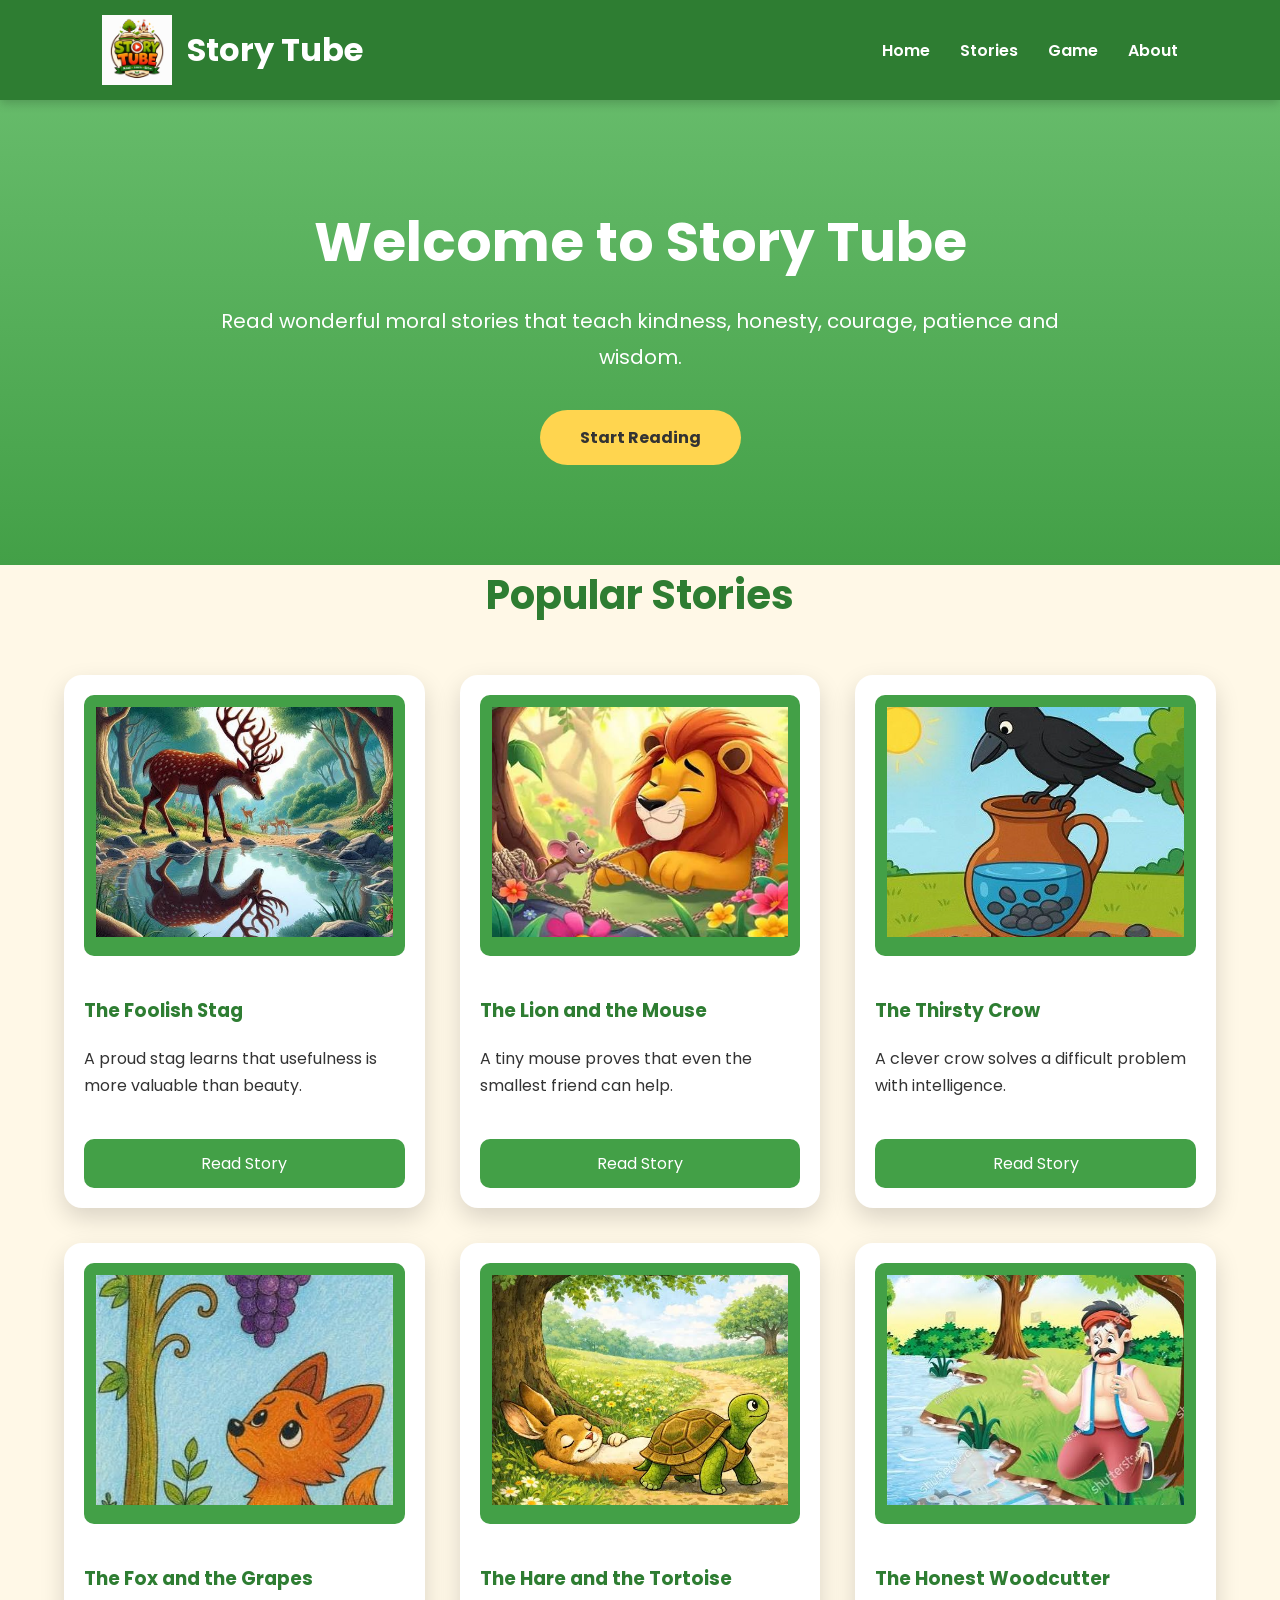
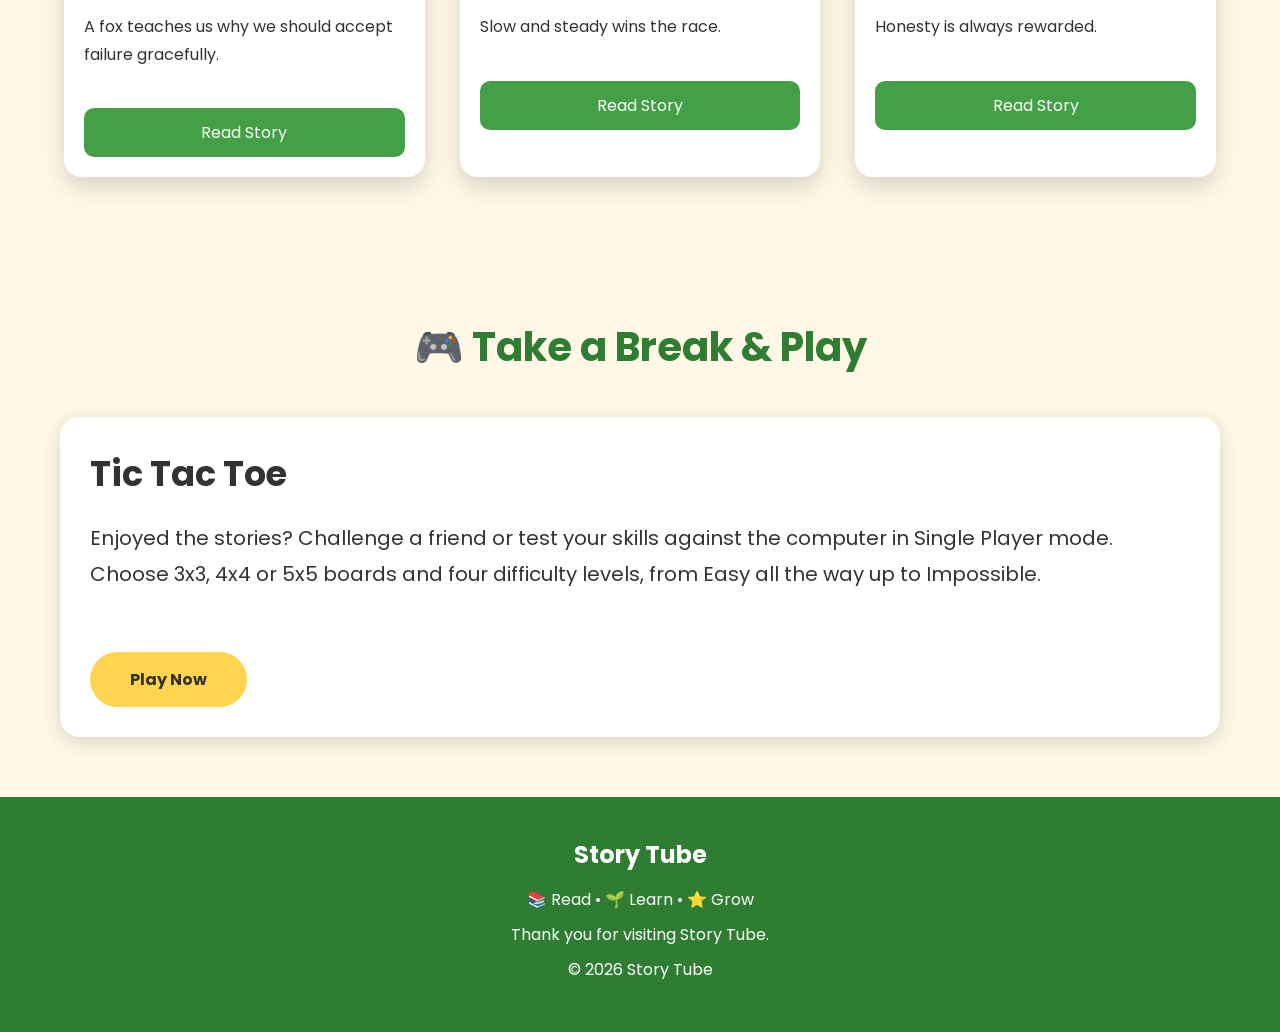
<file: index.html>
<!DOCTYPE html>
<html lang="en">
<head>
<link rel="icon" href="favicon.ico" type="image/x-icon">
    <meta charset="UTF-8">
    <meta name="viewport" content="width=device-width, initial-scale=1.0">
    <title>Story Tube - Moral Stories for Everyone</title>

    <link rel="stylesheet" href="style.css">

    <link rel="preconnect" href="https://fonts.googleapis.com">
    <link href="https://fonts.googleapis.com/css2?family=Poppins:wght@300;400;600;700&display=swap" rel="stylesheet">
</head>

<body>

<!-- ================= NAVIGATION ================= -->

<header>

<div class="logo">

<img src="logo.png" alt="Story Tube Logo">

<h1>Story Tube</h1>

</div>

<nav>

<ul>

<li><a href="#">Home</a></li>

<li><a href="#stories">Stories</a></li>

<li><a href="game.html">Game</a></li>

<li><a href="about.html">About</a></li>

</ul>

</nav>

</header>


<!-- ================= HERO ================= -->

<section class="hero">

<h2>Welcome to Story Tube</h2>

<p>

Read wonderful moral stories that teach kindness,
honesty, courage, patience and wisdom.

</p>

<a href="#stories" class="btn">Start Reading</a>

</section>



<!-- ================= STORIES ================= -->

<section id="stories">

<h2 class="section-title">
Popular Stories
</h2>

<div class="story-container">




<div class="story-card">

<a href="stories/foolish-stag.html"><img src="images/stag.jpg"></a>

<h3>The Foolish Stag</h3>

<p>

A proud stag learns that usefulness
is more valuable than beauty.

</p>

<a href="stories/foolish-stag.html">

Read Story

</a>

</div>




<div class="story-card">

<a href="stories/lion-and-mouse.html"><img src="images/lion.jpg"></a>

<h3>The Lion and the Mouse</h3>

<p>

A tiny mouse proves that even
the smallest friend can help.

</p>

<a href="stories/lion-and-mouse.html">

Read Story

</a>

</div>





<div class="story-card">

<a href="stories/thirsty-crow.html"><img src="images/crow.jpg"></a>

<h3>The Thirsty Crow</h3>

<p>

A clever crow solves a difficult
problem with intelligence.

</p>

<a href="stories/thirsty-crow.html">

Read Story

</a>

</div>





<div class="story-card">

<a href="stories/fox-and-grapes.html"><img src="images/fox.jpg"></a>

<h3>The Fox and the Grapes</h3>

<p>

A fox teaches us why we should
accept failure gracefully.

</p>

<a href="stories/fox-and-grapes.html">

Read Story

</a>

</div>





<div class="story-card">

<a href="stories/hare-and-tortoise.html"><img src="images/tortoise.jpg"></a>

<h3>The Hare and the Tortoise</h3>

<p>

Slow and steady wins the race.

</p>

<a href="stories/hare-and-tortoise.html">

Read Story

</a>

</div>





<div class="story-card">

<a href="stories/honest-woodcutter.html"><img src="images/woodcutter.jpg"></a>

<h3>The Honest Woodcutter</h3>

<p>

Honesty is always rewarded.

</p>

<a href="stories/honest-woodcutter.html">

Read Story

</a>

</div>

</div>

</section>


<!-- ================= GAME PROMO ================= -->

<section class="featured">

<h2>🎮 Take a Break & Play</h2>

<div class="featured-box">

<div>

<h3>Tic Tac Toe</h3>

<p>

Enjoyed the stories? Challenge a friend or test your skills
against the computer in Single Player mode.
Choose 3x3, 4x4 or 5x5 boards and four difficulty levels,
from Easy all the way up to Impossible.

</p>

<br>

<a href="game.html" class="btn">Play Now</a>

</div>

</div>

</section>


<!-- ================= FOOTER ================= -->
<footer>

<h2>Story Tube</h2>

<p>📚 Read • 🌱 Learn • ⭐ Grow</p>

<p>

Thank you for visiting Story Tube.

</p>

<p>

© 2026 Story Tube

</p>

</footer>

<script src="script.js"></script>

</body>

</html>
</file>
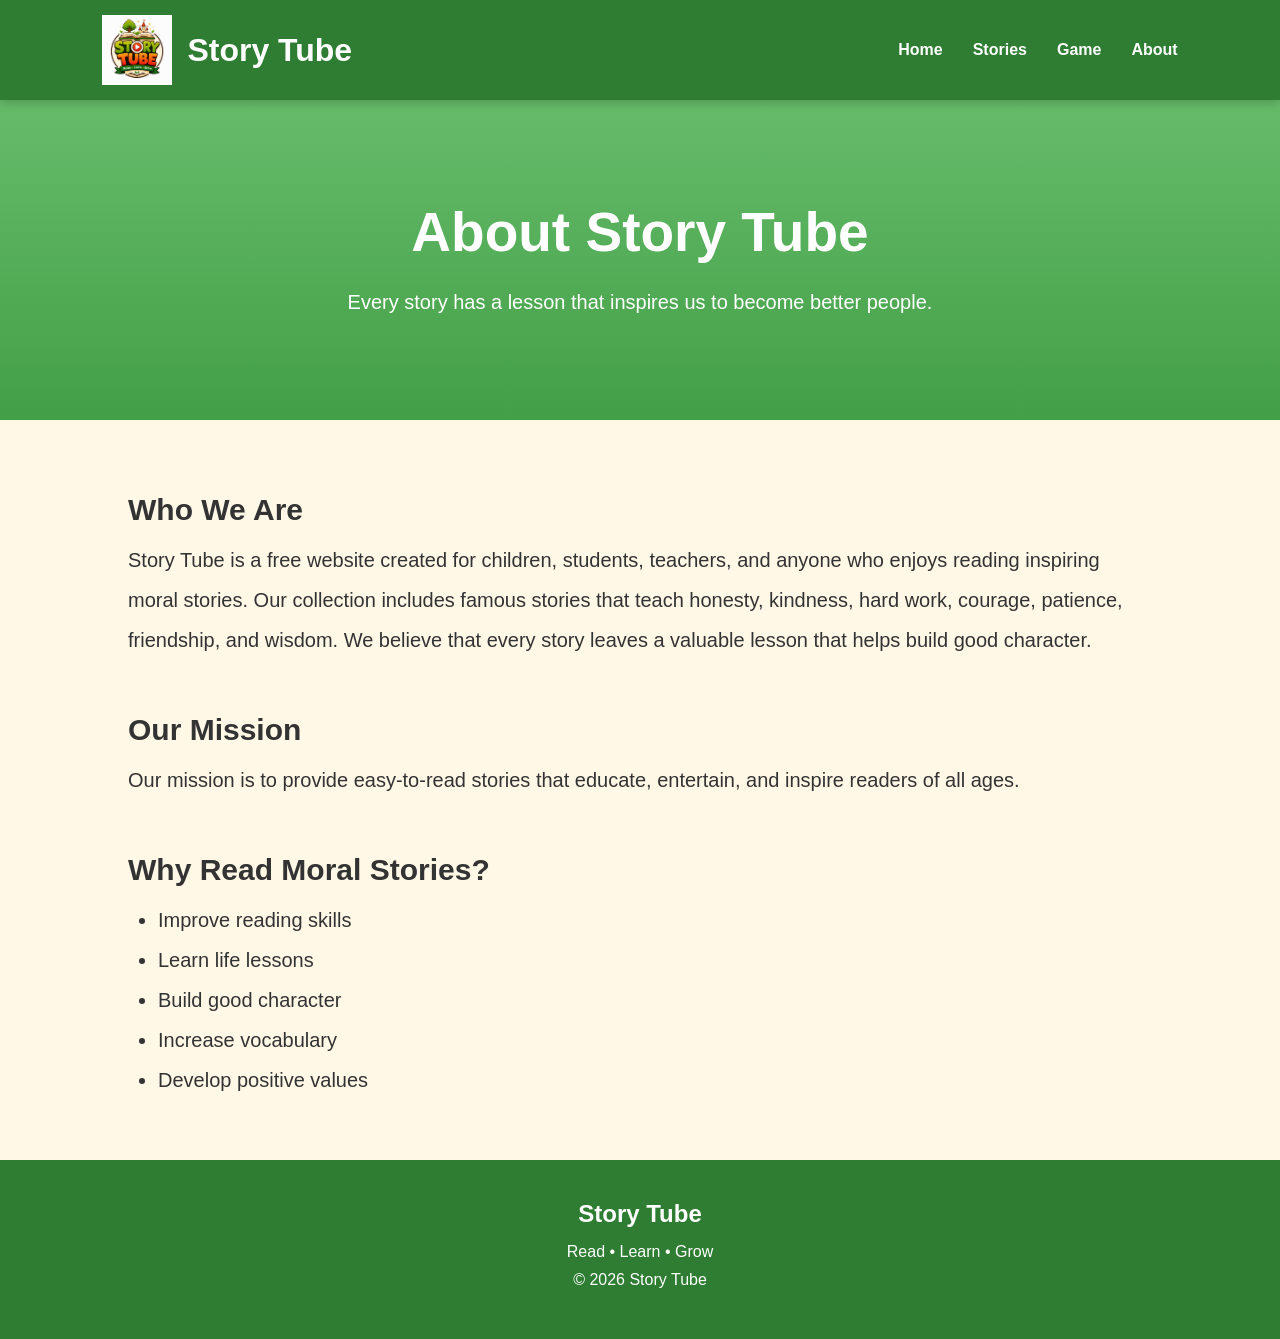
<file: about.html>
<!DOCTYPE html>
<html lang="en">

<head>

<meta charset="UTF-8">

<meta name="viewport" content="width=device-width, initial-scale=1.0">

<title>About | Story Tube</title>

<link rel="stylesheet" href="style.css">

</head>

<body>

<header>

<div class="logo">

<img src="logo.png" alt="Story Tube Logo">

<h1>Story Tube</h1>

</div>

<nav>

<ul>

<li><a href="index.html">Home</a></li>

<li><a href="index.html#stories">Stories</a></li>

<li><a href="game.html">Game</a></li>

<li><a href="about.html">About</a></li>


</ul>

</nav>

</header>

<section class="hero">

<h2>About Story Tube</h2>

<p>Every story has a lesson that inspires us to become better people.</p>

</section>

<section style="width:80%;margin:auto;padding:60px 0;line-height:2;font-size:20px;">

<h2>Who We Are</h2>

<p>

Story Tube is a free website created for children, students, teachers,
and anyone who enjoys reading inspiring moral stories.

Our collection includes famous stories that teach honesty, kindness,
hard work, courage, patience, friendship, and wisdom.

We believe that every story leaves a valuable lesson that helps build
good character.

</p>

<br>

<h2>Our Mission</h2>

<p>

Our mission is to provide easy-to-read stories that educate,
entertain, and inspire readers of all ages.

</p>

<br>

<h2>Why Read Moral Stories?</h2>

<ul style="margin-left:30px;">

<li>Improve reading skills</li>

<li>Learn life lessons</li>

<li>Build good character</li>

<li>Increase vocabulary</li>

<li>Develop positive values</li>

</ul>

</section>

<footer>

<h2>Story Tube</h2>

<p>Read • Learn • Grow</p>

<p>© 2026 Story Tube</p>

</footer>

<script src="script.js"></script>

</body>

</html>
</file>
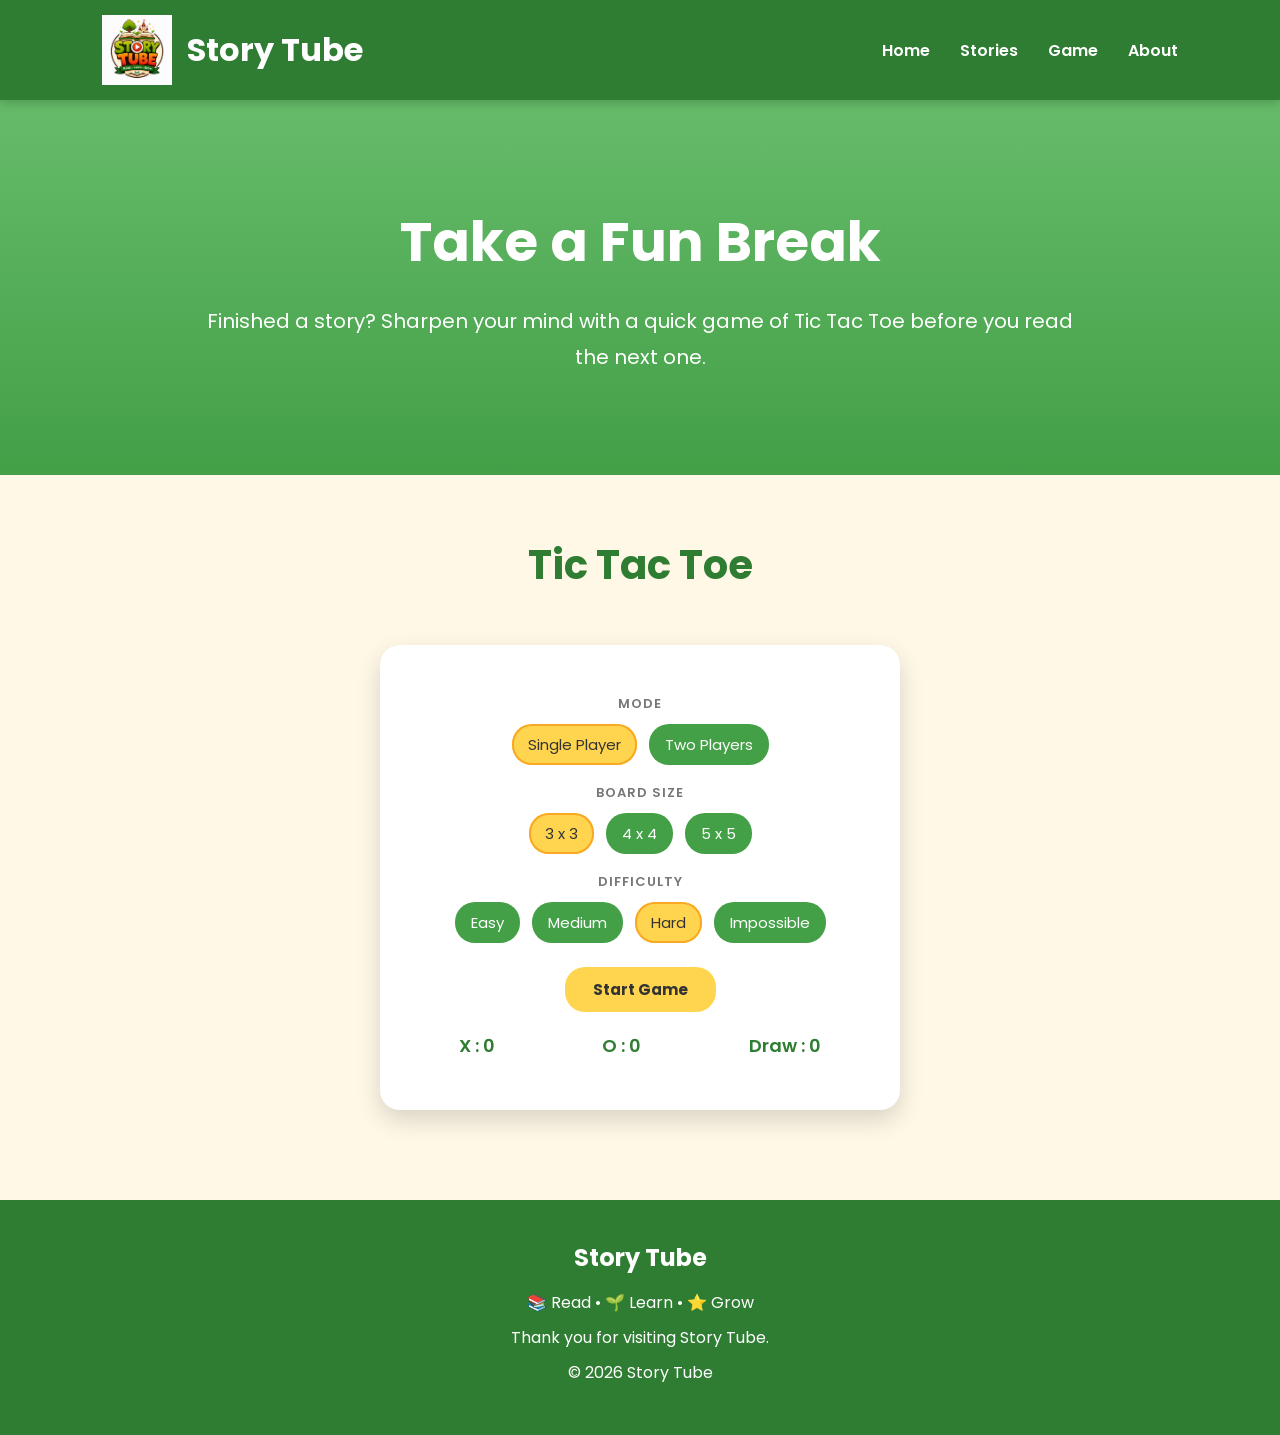
<file: game.html>
<!DOCTYPE html>
<html lang="en">

<head>
<link rel="icon" href="favicon.ico" type="image/x-icon">

<meta charset="UTF-8">
<meta name="viewport" content="width=device-width, initial-scale=1.0">

<title>Play Tic Tac Toe | Story Tube</title>

<link rel="stylesheet" href="style.css">

<link rel="preconnect" href="https://fonts.googleapis.com">
<link href="https://fonts.googleapis.com/css2?family=Poppins:wght@300;400;600;700&display=swap" rel="stylesheet">

<style>

/* ===========================
   TIC TAC TOE (scoped to #ttt-app
   so it never clashes with the
   site-wide stylesheet)
=========================== */

#ttt-app{
font-family:'Poppins',sans-serif;
max-width:520px;
margin:0 auto 70px;
background:white;
border-radius:20px;
box-shadow:0 10px 25px rgba(0,0,0,.15);
padding:35px 25px;
text-align:center;
color:#333;
}

#ttt-app .page{
animation:tttFadeIn .35s ease;
}

@keyframes tttFadeIn{
0%{opacity:0;transform:translateY(8px);}
100%{opacity:1;transform:translateY(0);}
}

#ttt-app .menu-label{
font-size:13px;
text-transform:uppercase;
letter-spacing:1px;
color:#777;
margin:14px 0 6px;
font-weight:600;
}

#ttt-app button{
padding:9px 16px;
margin:4px;
font-size:15px;
cursor:pointer;
border:none;
border-radius:20px;
background:#43A047;
color:white;
font-family:'Poppins',sans-serif;
transition:.25s;
}

#ttt-app button:hover{
background:#2E7D32;
transform:scale(1.05);
}

#ttt-app button.active{
background:#FFD54F;
color:#333;
box-shadow:0 0 0 2px #F9A825 inset;
}

#ttt-app #startBtn{
background:#FFD54F;
color:#333;
font-weight:bold;
padding:11px 28px;
}

#ttt-app #startBtn:hover{
background:#F9A825;
}

#ttt-app #homeBtn{
background:#9e9e9e;
}

#ttt-app #homeBtn:hover{
background:#757575;
}

#ttt-app .hidden{
display:none !important;
}

#ttt-app .scoreboard{
display:flex;
justify-content:space-around;
margin:16px 0;
font-size:18px;
font-weight:600;
color:#2E7D32;
}

#ttt-app .board{
display:grid;
gap:8px;
margin:auto;
justify-content:center;
}

#ttt-app .cell{
background:#FFF8E7;
border:2px solid #C8E6C9;
display:flex;
justify-content:center;
align-items:center;
cursor:pointer;
border-radius:12px;
transition:.2s;
user-select:none;
font-weight:bold;
color:#2E7D32;
}

#ttt-app .cell:hover{
background:#F1F8E9;
}

#ttt-app .cell.win{
background:#43A047;
border-color:#2E7D32;
color:white;
animation:tttPop .5s;
}

@keyframes tttPop{
0%{transform:scale(.5);}
100%{transform:scale(1);}
}

#ttt-app #status{
margin-top:18px;
font-size:20px;
font-weight:bold;
min-height:30px;
color:#2E7D32;
}

#ttt-app .controls{
margin-top:16px;
}

@media(max-width:480px){

#ttt-app{
padding:20px 12px;
margin-bottom:40px;
}

#ttt-app .menu-label{
font-size:11px;
}

#ttt-app button{
padding:7px 12px;
font-size:13px;
}

#ttt-app #startBtn{
padding:9px 20px;
font-size:14px;
}

#ttt-app .scoreboard{
font-size:15px;
}

#ttt-app .board{
gap:5px;
}

#ttt-app #status{
font-size:16px;
}

}

</style>

</head>

<body>

<!-- ================= NAVIGATION ================= -->

<header>

<div class="logo">

<img src="logo.png" alt="Story Tube Logo">

<h1>Story Tube</h1>

</div>

<nav>

<ul>

<li><a href="index.html">Home</a></li>

<li><a href="index.html#stories">Stories</a></li>

<li><a href="game.html">Game</a></li>

<li><a href="about.html">About</a></li>

</ul>

</nav>

</header>


<!-- ================= HERO ================= -->

<section class="hero">

<h2>Take a Fun Break</h2>

<p>

Finished a story? Sharpen your mind with a quick game
of Tic Tac Toe before you read the next one.

</p>

</section>


<!-- ================= GAME ================= -->

<section style="padding:60px 20px 20px;">

<h2 class="section-title">Tic Tac Toe</h2>

<div id="ttt-app">

<!-- ===================== HOME PAGE ===================== -->
<div id="homeView" class="page">

<div class="menu">

<div class="menu-label">Mode</div>
<button id="singleBtn" class="opt">Single Player</button>
<button id="multiBtn" class="opt">Two Players</button>

<div class="menu-label">Board Size</div>
<button id="size3Btn" class="opt sizeOpt active">3 x 3</button>
<button id="size4Btn" class="opt sizeOpt">4 x 4</button>
<button id="size5Btn" class="opt sizeOpt">5 x 5</button>

<div class="menu-label diffLabel hidden">Difficulty</div>
<div id="diffGroup" class="hidden">
<button id="easyBtn" class="opt diffOpt">Easy</button>
<button id="mediumBtn" class="opt diffOpt">Medium</button>
<button id="hardBtn" class="opt diffOpt">Hard</button>
<button id="impossibleBtn" class="opt diffOpt">Impossible</button>
</div>

<div style="margin-top:16px;">
<button id="startBtn">Start Game</button>
</div>

</div>

<div class="scoreboard">

<div>X :
<span id="xScoreHome">0</span>
</div>

<div>O :
<span id="oScoreHome">0</span>
</div>

<div>Draw :
<span id="drawScoreHome">0</span>
</div>

</div>

</div>

<!-- ===================== GAME PAGE ===================== -->
<div id="gameView" class="page hidden">

<div class="scoreboard">

<div>X :
<span id="xScore">0</span>
</div>

<div>O :
<span id="oScore">0</span>
</div>

<div>Draw :
<span id="drawScore">0</span>
</div>

</div>

<div class="board" id="board"></div>

<div id="status">
Choose a mode, size and difficulty, then press Start
</div>

<div class="controls">

<button id="restartBtn">
Restart
</button>

<button id="homeBtn">
Home
</button>

</div>

</div>

</div>

</section>


<!-- ================= FOOTER ================= -->
<footer>

<h2>Story Tube</h2>

<p>📚 Read • 🌱 Learn • ⭐ Grow</p>

<p>

Thank you for visiting Story Tube.

</p>

<p>

© 2026 Story Tube

</p>

</footer>

<script src="script.js"></script>

<script>

const board=document.getElementById("board");
const statusText=document.getElementById("status");
const restartBtn=document.getElementById("restartBtn");
const startBtn=document.getElementById("startBtn");

const singleBtn=document.getElementById("singleBtn");
const multiBtn=document.getElementById("multiBtn");

const size3Btn=document.getElementById("size3Btn");
const size4Btn=document.getElementById("size4Btn");
const size5Btn=document.getElementById("size5Btn");

const diffGroup=document.getElementById("diffGroup");
const diffLabel=document.querySelector(".diffLabel");
const easyBtn=document.getElementById("easyBtn");
const mediumBtn=document.getElementById("mediumBtn");
const hardBtn=document.getElementById("hardBtn");
const impossibleBtn=document.getElementById("impossibleBtn");

const xScoreEl=document.getElementById("xScore");
const oScoreEl=document.getElementById("oScore");
const drawScoreEl=document.getElementById("drawScore");

const xScoreHomeEl=document.getElementById("xScoreHome");
const oScoreHomeEl=document.getElementById("oScoreHome");
const drawScoreHomeEl=document.getElementById("drawScoreHome");

const homeView=document.getElementById("homeView");
const gameView=document.getElementById("gameView");
const homeBtn=document.getElementById("homeBtn");

let boardSize=3;
let winLength=3;
let winPatterns=[];

let gameBoard=[];
let cells=[];

let currentPlayer="X";
let running=false;
let singlePlayer=false;
let difficulty="hard";

let scoreX=0;
let scoreO=0;
let scoreDraw=0;

// ---------- Cell size per board size (responsive) ----------
function getSizeConfig(size){

const w=window.innerWidth;
const isSmall=w<=480;
const isTiny=w<=340;

const configs={
3:{cell:isTiny?78:isSmall?92:120, font:isTiny?34:isSmall?42:60},
4:{cell:isTiny?58:isSmall?70:92, font:isTiny?24:isSmall?30:44},
5:{cell:isTiny?46:isSmall?54:72, font:isTiny?18:isSmall?22:34}
};

return configs[size];

}

// ---------- Mode selection ----------

singleBtn.onclick=()=>{
singlePlayer=true;
singleBtn.classList.add("active");
multiBtn.classList.remove("active");
diffGroup.classList.remove("hidden");
diffLabel.classList.remove("hidden");
};

multiBtn.onclick=()=>{
singlePlayer=false;
multiBtn.classList.add("active");
singleBtn.classList.remove("active");
diffGroup.classList.add("hidden");
diffLabel.classList.add("hidden");
};

singleBtn.classList.add("active");
singlePlayer=true;
diffGroup.classList.remove("hidden");
diffLabel.classList.remove("hidden");

// ---------- Board size selection ----------

function selectSize(size,btn){
boardSize=size;
document.querySelectorAll(".sizeOpt").forEach(b=>b.classList.remove("active"));
btn.classList.add("active");
}

size3Btn.onclick=()=>selectSize(3,size3Btn);
size4Btn.onclick=()=>selectSize(4,size4Btn);
size5Btn.onclick=()=>selectSize(5,size5Btn);

// ---------- Difficulty selection ----------

function selectDifficulty(level,btn){
difficulty=level;
document.querySelectorAll(".diffOpt").forEach(b=>b.classList.remove("active"));
btn.classList.add("active");
}

easyBtn.onclick=()=>selectDifficulty("easy",easyBtn);
mediumBtn.onclick=()=>selectDifficulty("medium",mediumBtn);
hardBtn.onclick=()=>selectDifficulty("hard",hardBtn);
impossibleBtn.onclick=()=>selectDifficulty("impossible",impossibleBtn);

hardBtn.classList.add("active");

// ---------- Start / Restart ----------

startBtn.onclick=startGame;
restartBtn.onclick=()=>{
if(cells.length===0) return;
resetBoard();
};

function startGame(){

winLength = boardSize===3 ? 3 : 4;
winPatterns = generateWinPatterns(boardSize,winLength);

buildBoardDOM();

resetBoard();

goToGame();
}

function goToGame(){
homeView.classList.add("hidden");
gameView.classList.remove("hidden");
}

function goHome(){
homeView.classList.remove("hidden");
gameView.classList.add("hidden");
running=false;
}

homeBtn.onclick=goHome;

window.addEventListener("resize",()=>{
if(!gameView.classList.contains("hidden") && cells.length>0){
const cfg=getSizeConfig(boardSize);
board.style.gridTemplateColumns=`repeat(${boardSize}, ${cfg.cell}px)`;
cells.forEach(cell=>{
cell.style.width=cfg.cell+"px";
cell.style.height=cfg.cell+"px";
cell.style.fontSize=cfg.font+"px";
});
}
});

function buildBoardDOM(){

board.innerHTML="";
const cfg=getSizeConfig(boardSize);

board.style.gridTemplateColumns=`repeat(${boardSize}, ${cfg.cell}px)`;

cells=[];

for(let i=0;i<boardSize*boardSize;i++){

const cell=document.createElement("div");
cell.classList.add("cell");
cell.dataset.index=i;
cell.style.width=cfg.cell+"px";
cell.style.height=cfg.cell+"px";
cell.style.fontSize=cfg.font+"px";
cell.addEventListener("click",cellClicked);

board.appendChild(cell);
cells.push(cell);

}

}

function resetBoard(){

gameBoard=new Array(boardSize*boardSize).fill("");

cells.forEach(cell=>{
cell.textContent="";
cell.classList.remove("win");
});

currentPlayer="X";
running=true;
statusText.textContent="Player X Turn";

}

// ---------- Win pattern generation ----------

function generateWinPatterns(size,length){

const patterns=[];
const directions=[[0,1],[1,0],[1,1],[1,-1]];

for(let r=0;r<size;r++){
for(let c=0;c<size;c++){
for(const [dr,dc] of directions){

const endR=r+dr*(length-1);
const endC=c+dc*(length-1);

if(endR<0||endR>=size||endC<0||endC>=size) continue;

const pattern=[];
for(let k=0;k<length;k++){
pattern.push((r+dr*k)*size+(c+dc*k));
}
patterns.push(pattern);

}
}
}

return patterns;

}

// ---------- Gameplay ----------

function cellClicked(){

if(!running) return;

const index=this.dataset.index;

if(gameBoard[index]!="") return;

gameBoard[index]=currentPlayer;
this.textContent=currentPlayer;

checkWinner();

if(singlePlayer && running && currentPlayer=="O"){
setTimeout(botMove,300);
}

}

function changePlayer(){
currentPlayer=currentPlayer=="X"?"O":"X";
statusText.textContent="Player "+currentPlayer+" Turn";
}

function checkWinner(){

let roundWon=false;
let winningPattern=null;

for(const pattern of winPatterns){

const first=gameBoard[pattern[0]];
if(first==="") continue;

let allMatch=true;
for(let i=1;i<pattern.length;i++){
if(gameBoard[pattern[i]]!==first){
allMatch=false;
break;
}
}

if(allMatch){
roundWon=true;
winningPattern=pattern;
break;
}

}

if(roundWon){

winningPattern.forEach(index=>{
cells[index].classList.add("win");
});

statusText.textContent="Player "+currentPlayer+" Wins!";
running=false;

if(currentPlayer=="X"){
scoreX++;
xScoreEl.textContent=scoreX;
xScoreHomeEl.textContent=scoreX;
}else{
scoreO++;
oScoreEl.textContent=scoreO;
oScoreHomeEl.textContent=scoreO;
}

return;
}

if(!gameBoard.includes("")){
statusText.textContent="It's a Draw!";
running=false;
scoreDraw++;
drawScoreEl.textContent=scoreDraw;
drawScoreHomeEl.textContent=scoreDraw;
return;
}

changePlayer();

}

// ---------- Bot ----------

function getEmptyIndices(b){
const empty=[];
for(let i=0;i<b.length;i++){
if(b[i]==="") empty.push(i);
}
return empty;
}

function findWinningMove(b,player){

for(const pattern of winPatterns){

const values=pattern.map(i=>b[i]);
const playerCount=values.filter(v=>v===player).length;
const emptyCount=values.filter(v=>v==="").length;

if(playerCount===pattern.length-1 && emptyCount===1){
const emptyIndex=pattern.find(i=>b[i]==="");
return emptyIndex;
}

}

return -1;

}

function botMove(){

if(!running) return;

let move=-1;

if(difficulty==="easy"){

move=randomMove(gameBoard);

}else if(difficulty==="medium"){

if(Math.random()<0.8){
move=findWinningMove(gameBoard,"O");
if(move===-1) move=findWinningMove(gameBoard,"X");
}
if(move===-1) move=randomMove(gameBoard);

}else{

// hard / impossible -> minimax based
const maxDepth=getMaxDepth();
move=bestMinimaxMove(gameBoard,maxDepth);

}

if(move===-1 || move===undefined) return;

gameBoard[move]="O";
cells[move].textContent="O";

checkWinner();

}

function randomMove(b){
const empty=getEmptyIndices(b);
if(empty.length===0) return -1;
return empty[Math.floor(Math.random()*empty.length)];
}

function getMaxDepth(){

// Full search for 3x3 is fast (perfect play).
// Larger boards need a depth cap to stay responsive.

if(boardSize===3){
return difficulty==="impossible" ? Infinity : 4;
}

if(boardSize===4){
return difficulty==="impossible" ? 4 : 2;
}

// 5x5
return difficulty==="impossible" ? 3 : 2;

}

function bestMinimaxMove(b,maxDepth){

let bestScore=-Infinity;
let move=-1;
const empty=getEmptyIndices(b);

for(const i of empty){

b[i]="O";
const score=minimax(b,1,false,-Infinity,Infinity,maxDepth);
b[i]="";

if(score>bestScore){
bestScore=score;
move=i;
}

}

return move;

}

function minimax(b,depth,isMaximizing,alpha,beta,maxDepth){

const result=evaluateTerminal(b);

if(result!==null){
if(result===10) return result-depth;
if(result===-10) return result+depth;
return 0;
}

if(depth>=maxDepth){
return heuristic(b);
}

if(isMaximizing){

let best=-Infinity;

for(const i of getEmptyIndices(b)){

b[i]="O";
const score=minimax(b,depth+1,false,alpha,beta,maxDepth);
b[i]="";

best=Math.max(best,score);
alpha=Math.max(alpha,best);
if(beta<=alpha) break;

}

return best;

}else{

let best=Infinity;

for(const i of getEmptyIndices(b)){

b[i]="X";
const score=minimax(b,depth+1,true,alpha,beta,maxDepth);
b[i]="";

best=Math.min(best,score);
beta=Math.min(beta,best);
if(beta<=alpha) break;

}

return best;

}

}

function evaluateTerminal(b){

for(const pattern of winPatterns){

const first=b[pattern[0]];
if(first==="") continue;

let allMatch=true;
for(let i=1;i<pattern.length;i++){
if(b[pattern[i]]!==first){
allMatch=false;
break;
}
}

if(allMatch){
return first==="O" ? 10 : -10;
}

}

if(getEmptyIndices(b).length===0) return 0;

return null;

}

function heuristic(b){

let score=0;

for(const pattern of winPatterns){

const values=pattern.map(i=>b[i]);
const oCount=values.filter(v=>v==="O").length;
const xCount=values.filter(v=>v==="X").length;

if(oCount>0 && xCount>0) continue;

if(oCount>0){
score+=Math.pow(10,oCount-1);
}else if(xCount>0){
score-=Math.pow(10,xCount-1);
}

}

return score;

}

</script>

</body>

</html>
</file>
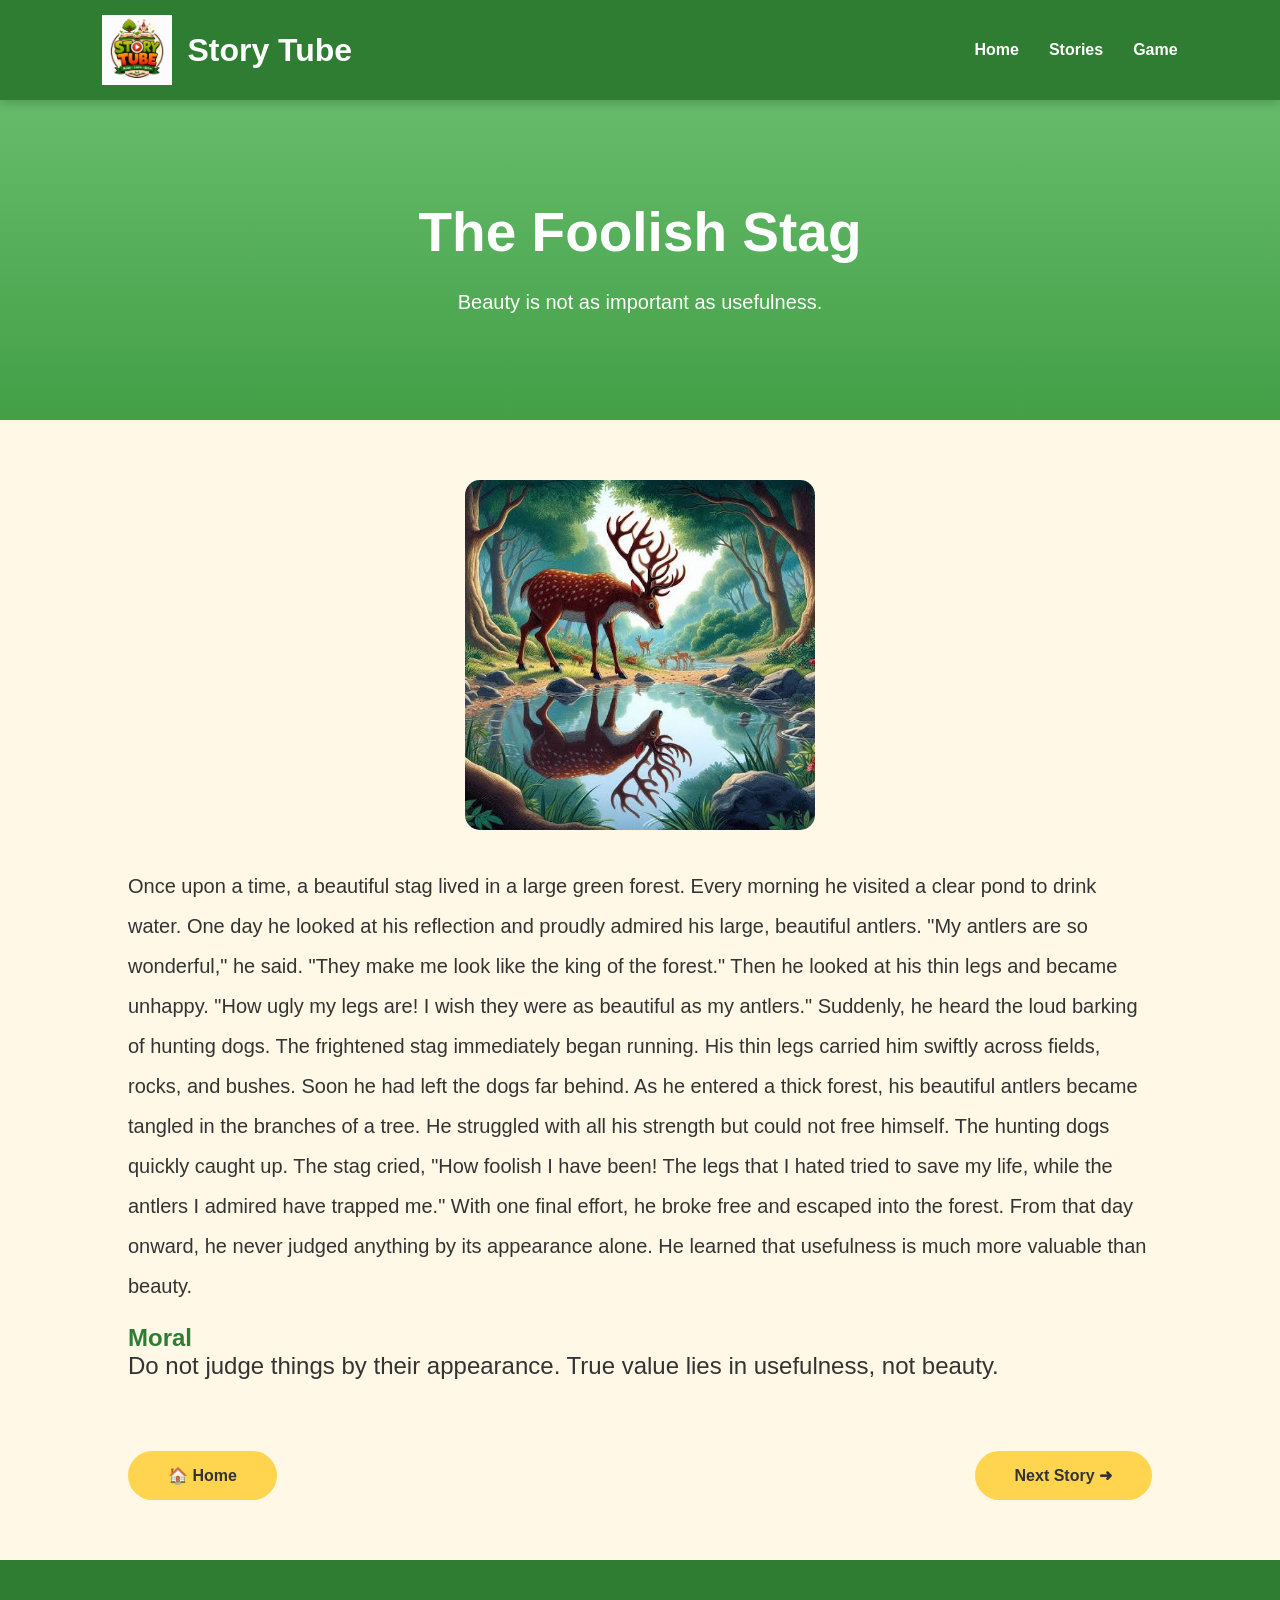
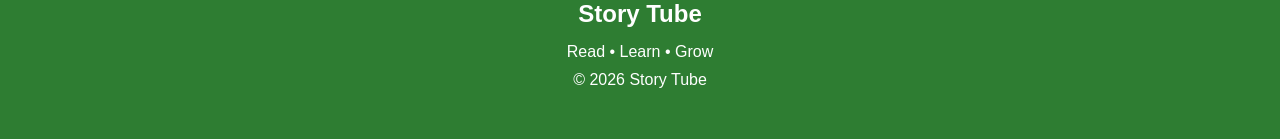
<file: stories/foolish-stag.html>
<!DOCTYPE html>
<html lang="en">

<head>
<link rel="icon" href="../favicon.ico" type="image/x-icon">


<meta charset="UTF-8">
<meta name="viewport" content="width=device-width, initial-scale=1.0">

<title>The Foolish Stag | Story Tube</title>

<link rel="stylesheet" href="../style.css">

</head>

<body>

<header>

<div class="logo">

<img src="../logo.png" alt="Story Tube Logo">

<h1>Story Tube</h1>

</div>

<nav>

<ul>

<li><a href="../index.html">Home</a></li>

<li><a href="../index.html#stories">Stories</a></li>


<li><a href="../game.html">Game</a></li>
</ul>

</nav>

</header>

<section class="hero">

<h2>The Foolish Stag</h2>

<p>Beauty is not as important as usefulness.</p>

</section>

<section style="width:80%;margin:auto;padding:60px 0;">

<img src="images/stag.jpg"
style="width:100%;max-width:350px;display:block;margin:auto;border-radius:15px;">

<br><br>

<p style="font-size:20px;line-height:2;">

Once upon a time, a beautiful stag lived in a large green forest.
Every morning he visited a clear pond to drink water.

One day he looked at his reflection and proudly admired his large,
beautiful antlers.

"My antlers are so wonderful," he said.
"They make me look like the king of the forest."

Then he looked at his thin legs and became unhappy.

"How ugly my legs are!
I wish they were as beautiful as my antlers."

Suddenly, he heard the loud barking of hunting dogs.

The frightened stag immediately began running.

His thin legs carried him swiftly across fields, rocks, and bushes.

Soon he had left the dogs far behind.

As he entered a thick forest, his beautiful antlers became tangled
in the branches of a tree.

He struggled with all his strength but could not free himself.

The hunting dogs quickly caught up.

The stag cried,

"How foolish I have been!

The legs that I hated tried to save my life,
while the antlers I admired have trapped me."

With one final effort, he broke free and escaped into the forest.

From that day onward,
he never judged anything by its appearance alone.

He learned that usefulness is much more valuable than beauty.

</p>

<br>

<h2 style="color:#2E7D32;">

Moral

</h2>

<p style="font-size:24px;">

Do not judge things by their appearance.
True value lies in usefulness, not beauty.

</p>

<br><br>

<div style="display:flex;justify-content:space-between;flex-wrap:wrap;gap:20px;">

<a href="../index.html" class="btn">

🏠 Home

</a>

<a href="lion-and-mouse.html" class="btn">

Next Story ➜

</a>

</div>

</section>

<footer>

<h2>Story Tube</h2>

<p>Read • Learn • Grow</p>

<p>© 2026 Story Tube</p>

</footer>

<script src="../script.js"></script>

</body>

</html>
</file>
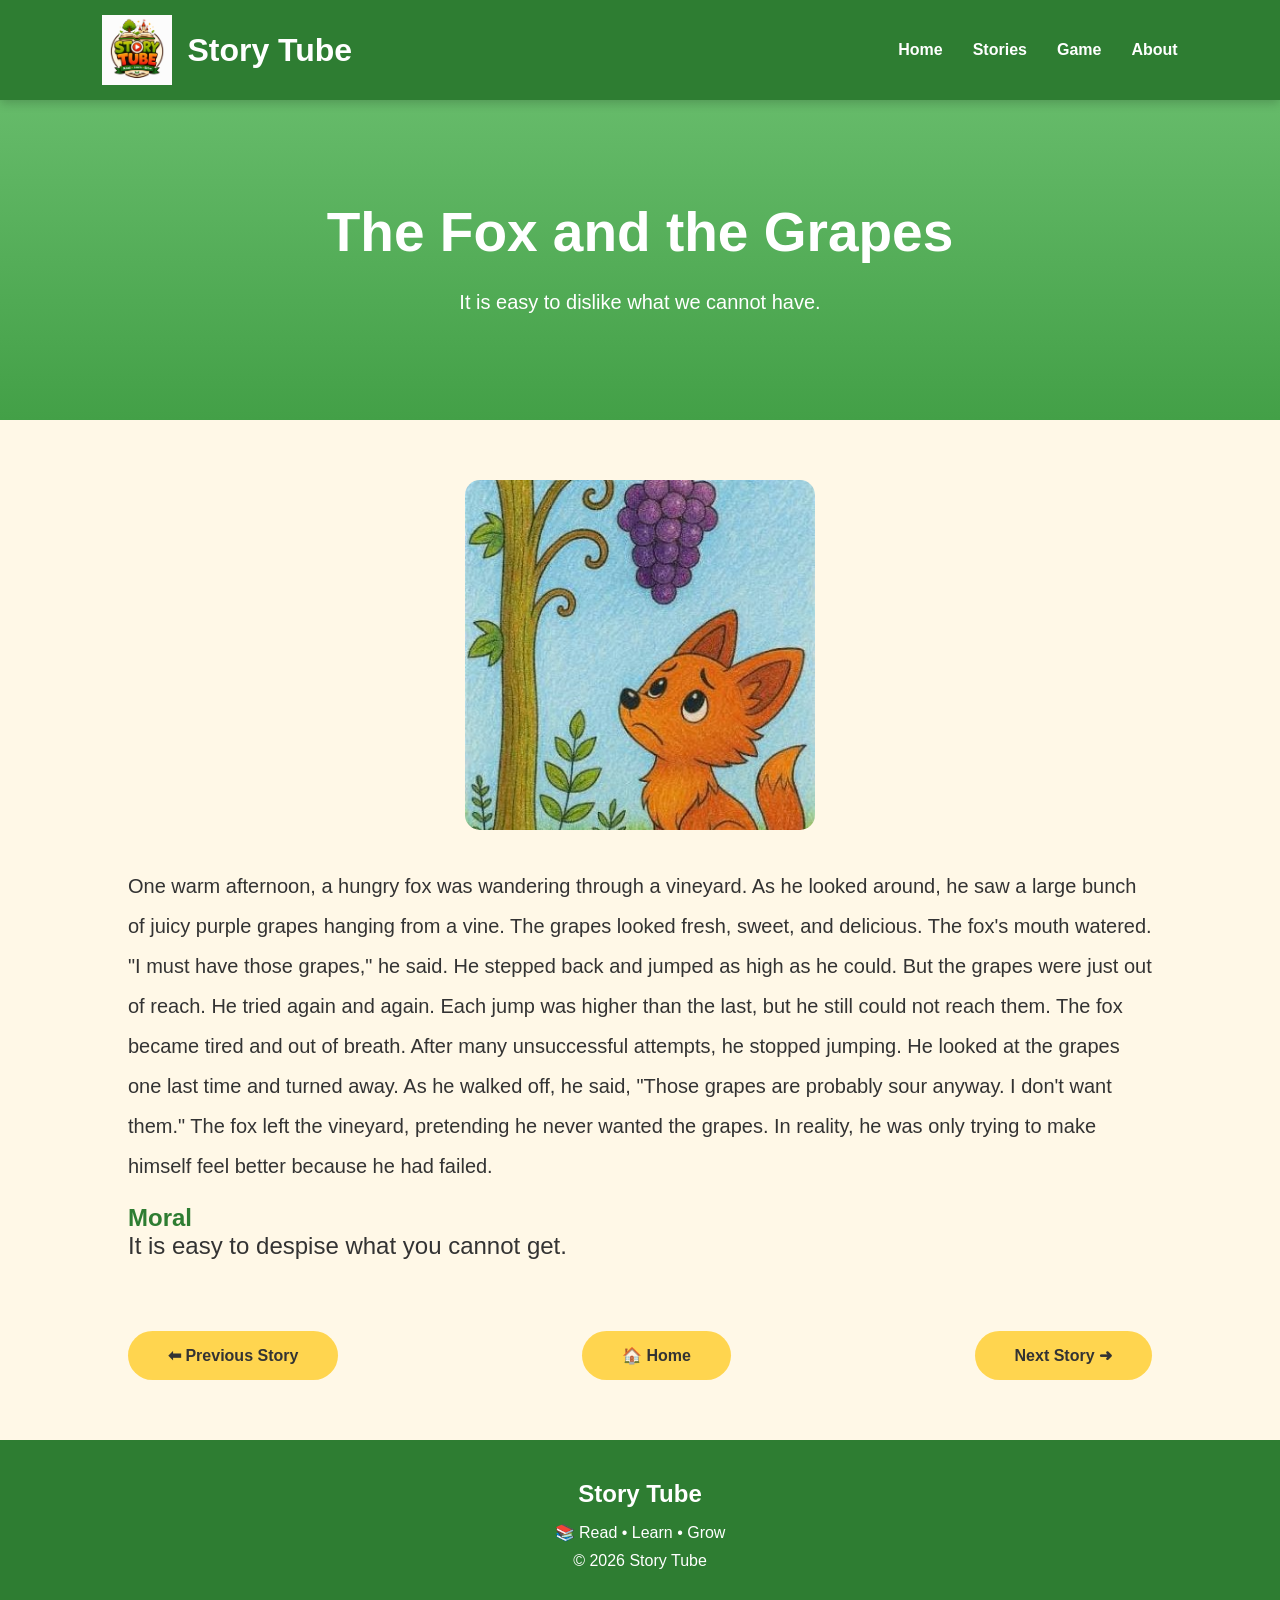
<file: stories/fox-and-grapes.html>
<!DOCTYPE html>
<html lang="en">


<head>
<link rel="icon" href="../favicon.ico" type="image/x-icon">


<meta charset="UTF-8">
<meta name="viewport" content="width=device-width, initial-scale=1.0">

<title>The Fox and the Grapes | Story Tube</title>

<link rel="stylesheet" href="../style.css">

<link rel="icon" href="../logo.png">

</head>

<body>

<header>

<div class="logo">

<img src="../logo.png" alt="Story Tube Logo">

<h1>Story Tube</h1>

</div>

<nav>

<ul>

<li><a href="../index.html">Home</a></li>

<li><a href="../index.html#stories">Stories</a></li>


<li><a href="../game.html">Game</a></li>
<li><a href="../about.html">About</a></li>


</ul>

</nav>

</header>

<section class="hero">

<h2>The Fox and the Grapes</h2>

<p>It is easy to dislike what we cannot have.</p>

</section>

<section style="width:80%;margin:auto;padding:60px 0;">

<img src="images/fox.jpg"
style="width:100%;max-width:350px;display:block;margin:auto;border-radius:15px;">

<br><br>

<p style="font-size:20px;line-height:2;">

One warm afternoon, a hungry fox was wandering through a vineyard.

As he looked around, he saw a large bunch of juicy purple grapes hanging from a vine.

The grapes looked fresh, sweet, and delicious.

The fox's mouth watered.

"I must have those grapes," he said.

He stepped back and jumped as high as he could.

But the grapes were just out of reach.

He tried again and again.

Each jump was higher than the last, but he still could not reach them.

The fox became tired and out of breath.

After many unsuccessful attempts, he stopped jumping.

He looked at the grapes one last time and turned away.

As he walked off, he said,

"Those grapes are probably sour anyway.

I don't want them."

The fox left the vineyard, pretending he never wanted the grapes.

In reality, he was only trying to make himself feel better because he had failed.

</p>

<br>

<h2 style="color:#2E7D32;">

Moral

</h2>

<p style="font-size:24px;">

It is easy to despise what you cannot get.

</p>

<br><br>

<div style="display:flex;justify-content:space-between;flex-wrap:wrap;gap:20px;">

<a href="thirsty-crow.html" class="btn">

⬅ Previous Story

</a>

<a href="../index.html" class="btn">

🏠 Home

</a>

<a href="hare-and-tortoise.html" class="btn">

Next Story ➜

</a>

</div>

</section>

<footer>

<h2>Story Tube</h2>

<p>📚 Read • Learn • Grow</p>

<p>© 2026 Story Tube</p>

</footer>

<script src="../script.js"></script>

</body>

</html>
</file>
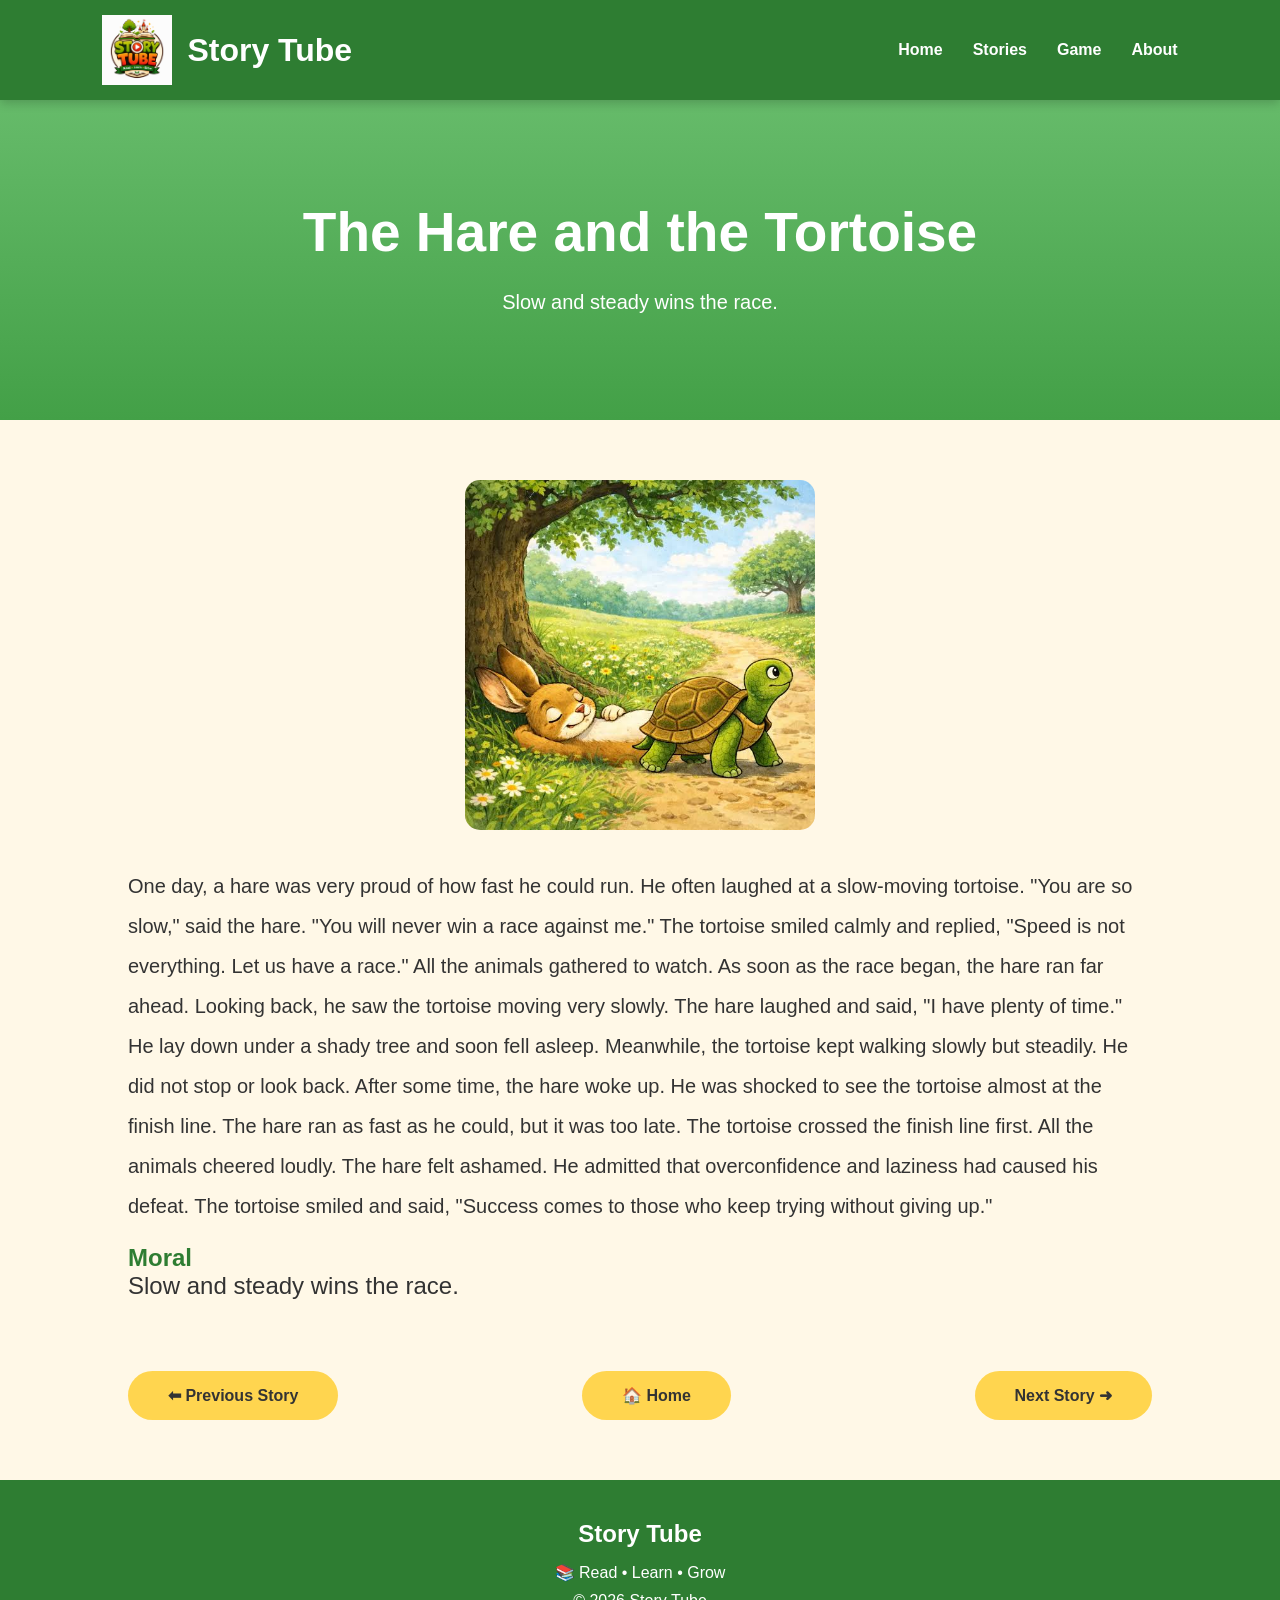
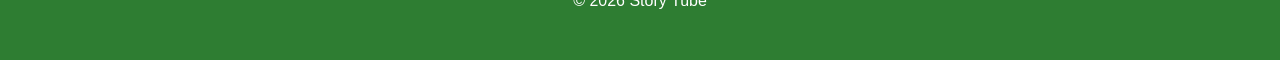
<file: stories/hare-and-tortoise.html>
<!DOCTYPE html>
<html lang="en">

<head>
<link rel="icon" href="../favicon.ico" type="image/x-icon">


<meta charset="UTF-8">
<meta name="viewport" content="width=device-width, initial-scale=1.0">

<title>The Hare and the Tortoise | Story Tube</title>

<link rel="stylesheet" href="../style.css">

<link rel="icon" href="../logo.png">

</head>

<body>

<header>

<div class="logo">

<img src="../logo.png" alt="Story Tube Logo">

<h1>Story Tube</h1>

</div>

<nav>

<ul>

<li><a href="../index.html">Home</a></li>

<li><a href="../index.html#stories">Stories</a></li>


<li><a href="../game.html">Game</a></li>
<li><a href="../about.html">About</a></li>


</ul>

</nav>

</header>

<section class="hero">

<h2>The Hare and the Tortoise</h2>

<p>Slow and steady wins the race.</p>

</section>

<section style="width:80%;margin:auto;padding:60px 0;">

<img src="images/tortoise.jpg"
style="width:100%;max-width:350px;display:block;margin:auto;border-radius:15px;">

<br><br>

<p style="font-size:20px;line-height:2;">

One day, a hare was very proud of how fast he could run.

He often laughed at a slow-moving tortoise.

"You are so slow," said the hare.
"You will never win a race against me."

The tortoise smiled calmly and replied,

"Speed is not everything. Let us have a race."

All the animals gathered to watch.

As soon as the race began, the hare ran far ahead.

Looking back, he saw the tortoise moving very slowly.

The hare laughed and said,

"I have plenty of time."

He lay down under a shady tree and soon fell asleep.

Meanwhile, the tortoise kept walking slowly but steadily.

He did not stop or look back.

After some time, the hare woke up.

He was shocked to see the tortoise almost at the finish line.

The hare ran as fast as he could, but it was too late.

The tortoise crossed the finish line first.

All the animals cheered loudly.

The hare felt ashamed.

He admitted that overconfidence and laziness had caused his defeat.

The tortoise smiled and said,

"Success comes to those who keep trying without giving up."

</p>

<br>

<h2 style="color:#2E7D32;">

Moral

</h2>

<p style="font-size:24px;">

Slow and steady wins the race.

</p>

<br><br>

<div style="display:flex;justify-content:space-between;flex-wrap:wrap;gap:20px;">

<a href="fox-and-grapes.html" class="btn">

⬅ Previous Story

</a>

<a href="../index.html" class="btn">

🏠 Home

</a>

<a href="honest-woodcutter.html" class="btn">

Next Story ➜

</a>

</div>

</section>

<footer>

<h2>Story Tube</h2>

<p>📚 Read • Learn • Grow</p>

<p>© 2026 Story Tube</p>

</footer>

<script src="../script.js"></script>

</body>

</html>
</file>
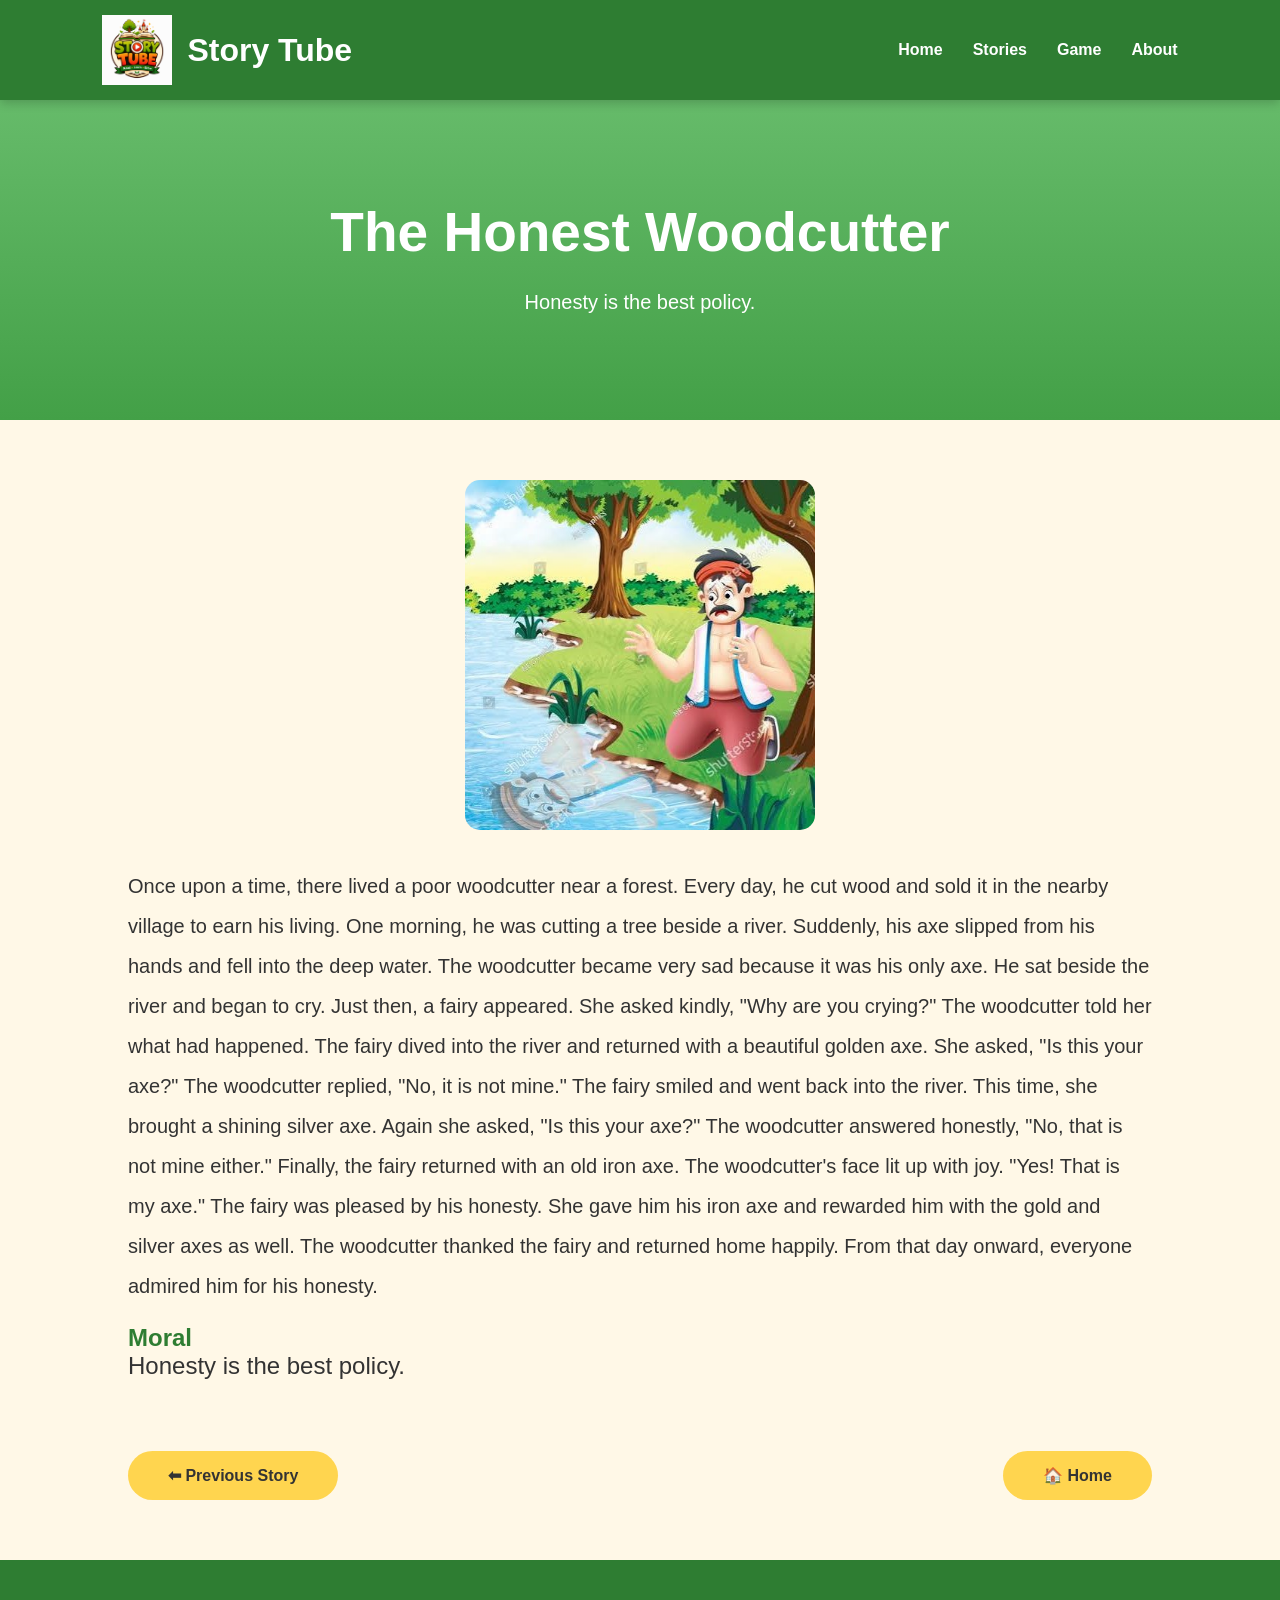
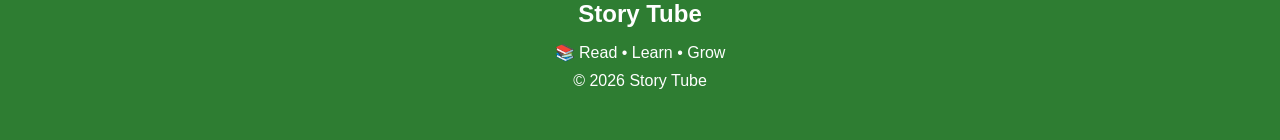
<file: stories/honest-woodcutter.html>
<!DOCTYPE html>
<html lang="en">

<head>
<link rel="icon" href="../favicon.ico" type="image/x-icon">


<meta charset="UTF-8">
<meta name="viewport" content="width=device-width, initial-scale=1.0">

<title>The Honest Woodcutter | Story Tube</title>

<link rel="stylesheet" href="../style.css">

<link rel="icon" href="../logo.png">

</head>

<body>

<header>

<div class="logo">

<img src="../logo.png" alt="Story Tube Logo">

<h1>Story Tube</h1>

</div>

<nav>

<ul>

<li><a href="../index.html">Home</a></li>

<li><a href="../index.html#stories">Stories</a></li>


<li><a href="../game.html">Game</a></li>
<li><a href="../about.html">About</a></li>


</ul>

</nav>

</header>

<section class="hero">

<h2>The Honest Woodcutter</h2>

<p>Honesty is the best policy.</p>

</section>

<section style="width:80%;margin:auto;padding:60px 0;">

<img src="images/woodcutter.jpg"
style="width:100%;max-width:350px;display:block;margin:auto;border-radius:15px;">

<br><br>

<p style="font-size:20px;line-height:2;">

Once upon a time, there lived a poor woodcutter near a forest.

Every day, he cut wood and sold it in the nearby village to earn his living.

One morning, he was cutting a tree beside a river.

Suddenly, his axe slipped from his hands and fell into the deep water.

The woodcutter became very sad because it was his only axe.

He sat beside the river and began to cry.

Just then, a fairy appeared.

She asked kindly,

"Why are you crying?"

The woodcutter told her what had happened.

The fairy dived into the river and returned with a beautiful golden axe.

She asked,

"Is this your axe?"

The woodcutter replied,

"No, it is not mine."

The fairy smiled and went back into the river.

This time, she brought a shining silver axe.

Again she asked,

"Is this your axe?"

The woodcutter answered honestly,

"No, that is not mine either."

Finally, the fairy returned with an old iron axe.

The woodcutter's face lit up with joy.

"Yes! That is my axe."

The fairy was pleased by his honesty.

She gave him his iron axe and rewarded him with the gold and silver axes as well.

The woodcutter thanked the fairy and returned home happily.

From that day onward, everyone admired him for his honesty.

</p>

<br>

<h2 style="color:#2E7D32;">

Moral

</h2>

<p style="font-size:24px;">

Honesty is the best policy.

</p>

<br><br>

<div style="display:flex;justify-content:space-between;flex-wrap:wrap;gap:20px;">

<a href="hare-and-tortoise.html" class="btn">

⬅ Previous Story

</a>

<a href="../index.html" class="btn">

🏠 Home

</a>

</div>

</section>

<footer>

<h2>Story Tube</h2>

<p>📚 Read • Learn • Grow</p>

<p>© 2026 Story Tube</p>

</footer>

<script src="../script.js"></script>

</body>

</html>
</file>
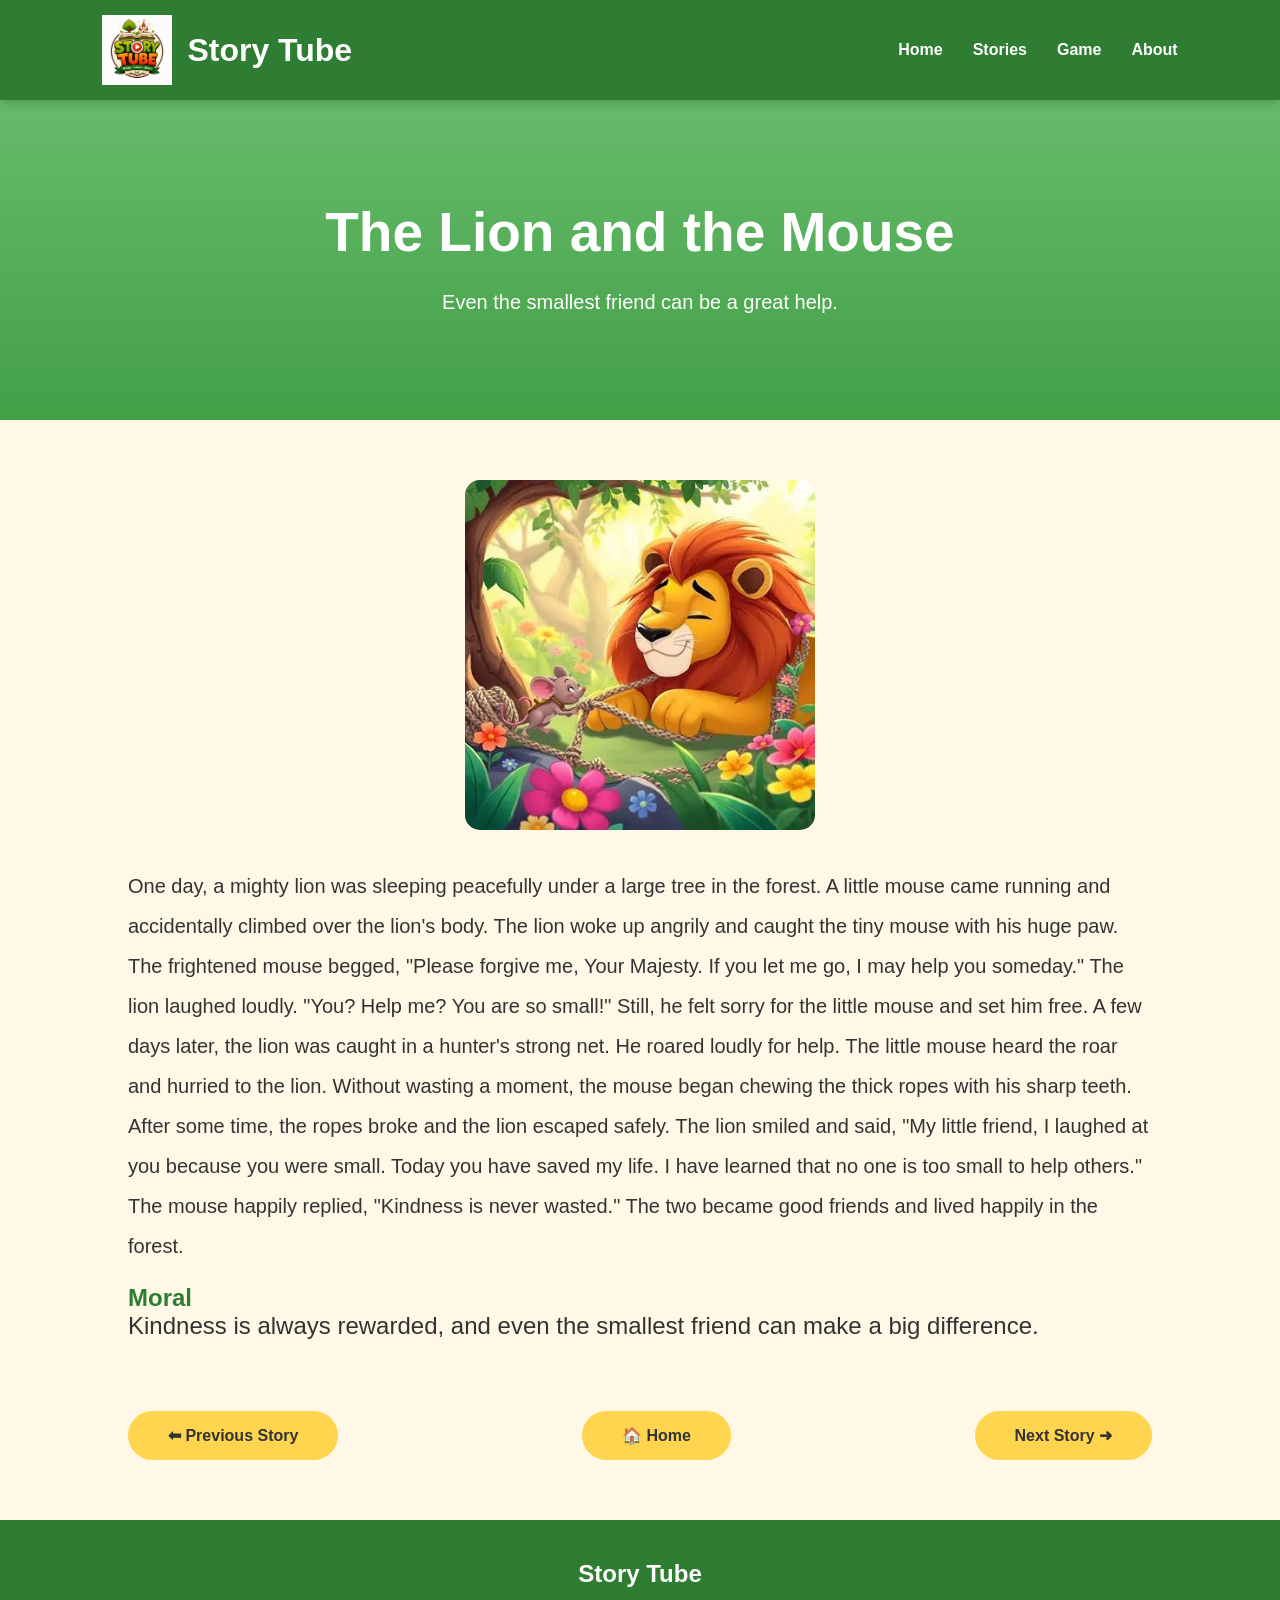
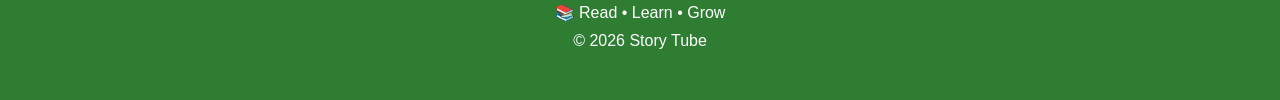
<file: stories/lion-and-mouse.html>
<!DOCTYPE html>
<html lang="en">

<head>
<link rel="icon" href="../favicon.ico" type="image/x-icon">

<meta charset="UTF-8">
<meta name="viewport" content="width=device-width, initial-scale=1.0">

<title>The Lion and the Mouse | Story Tube</title>

<link rel="stylesheet" href="../style.css">

<link rel="icon" href="../logo.png">

</head>

<body>

<header>

<div class="logo">

<img src="../logo.png" alt="Story Tube Logo">

<h1>Story Tube</h1>

</div>

<nav>

<ul>

<li><a href="../index.html">Home</a></li>

<li><a href="../index.html#stories">Stories</a></li>


<li><a href="../game.html">Game</a></li>
<li><a href="../about.html">About</a></li>


</ul>

</nav>

</header>

<section class="hero">

<h2>The Lion and the Mouse</h2>

<p>Even the smallest friend can be a great help.</p>

</section>

<section style="width:80%;margin:auto;padding:60px 0;">

<img src="images/lion.jpg"
style="width:100%;max-width:350px;display:block;margin:auto;border-radius:15px;">

<br><br>

<p style="font-size:20px;line-height:2;">

One day, a mighty lion was sleeping peacefully under a large tree in the forest.

A little mouse came running and accidentally climbed over the lion's body.

The lion woke up angrily and caught the tiny mouse with his huge paw.

The frightened mouse begged,

"Please forgive me, Your Majesty. If you let me go, I may help you someday."

The lion laughed loudly.

"You? Help me? You are so small!"

Still, he felt sorry for the little mouse and set him free.

A few days later, the lion was caught in a hunter's strong net.

He roared loudly for help.

The little mouse heard the roar and hurried to the lion.

Without wasting a moment, the mouse began chewing the thick ropes with his sharp teeth.

After some time, the ropes broke and the lion escaped safely.

The lion smiled and said,

"My little friend, I laughed at you because you were small.

Today you have saved my life.

I have learned that no one is too small to help others."

The mouse happily replied,

"Kindness is never wasted."

The two became good friends and lived happily in the forest.

</p>

<br>

<h2 style="color:#2E7D32;">

Moral

</h2>

<p style="font-size:24px;">

Kindness is always rewarded, and even the smallest friend can make a big difference.

</p>

<br><br>

<div style="display:flex;justify-content:space-between;flex-wrap:wrap;gap:20px;">

<a href="foolish-stag.html" class="btn">

⬅ Previous Story

</a>

<a href="../index.html" class="btn">

🏠 Home

</a>

<a href="thirsty-crow.html" class="btn">

Next Story ➜

</a>

</div>

</section>

<footer>

<h2>Story Tube</h2>

<p>📚 Read • Learn • Grow</p>

<p>© 2026 Story Tube</p>

</footer>

<script src="../script.js"></script>

</body>

</html>
</file>
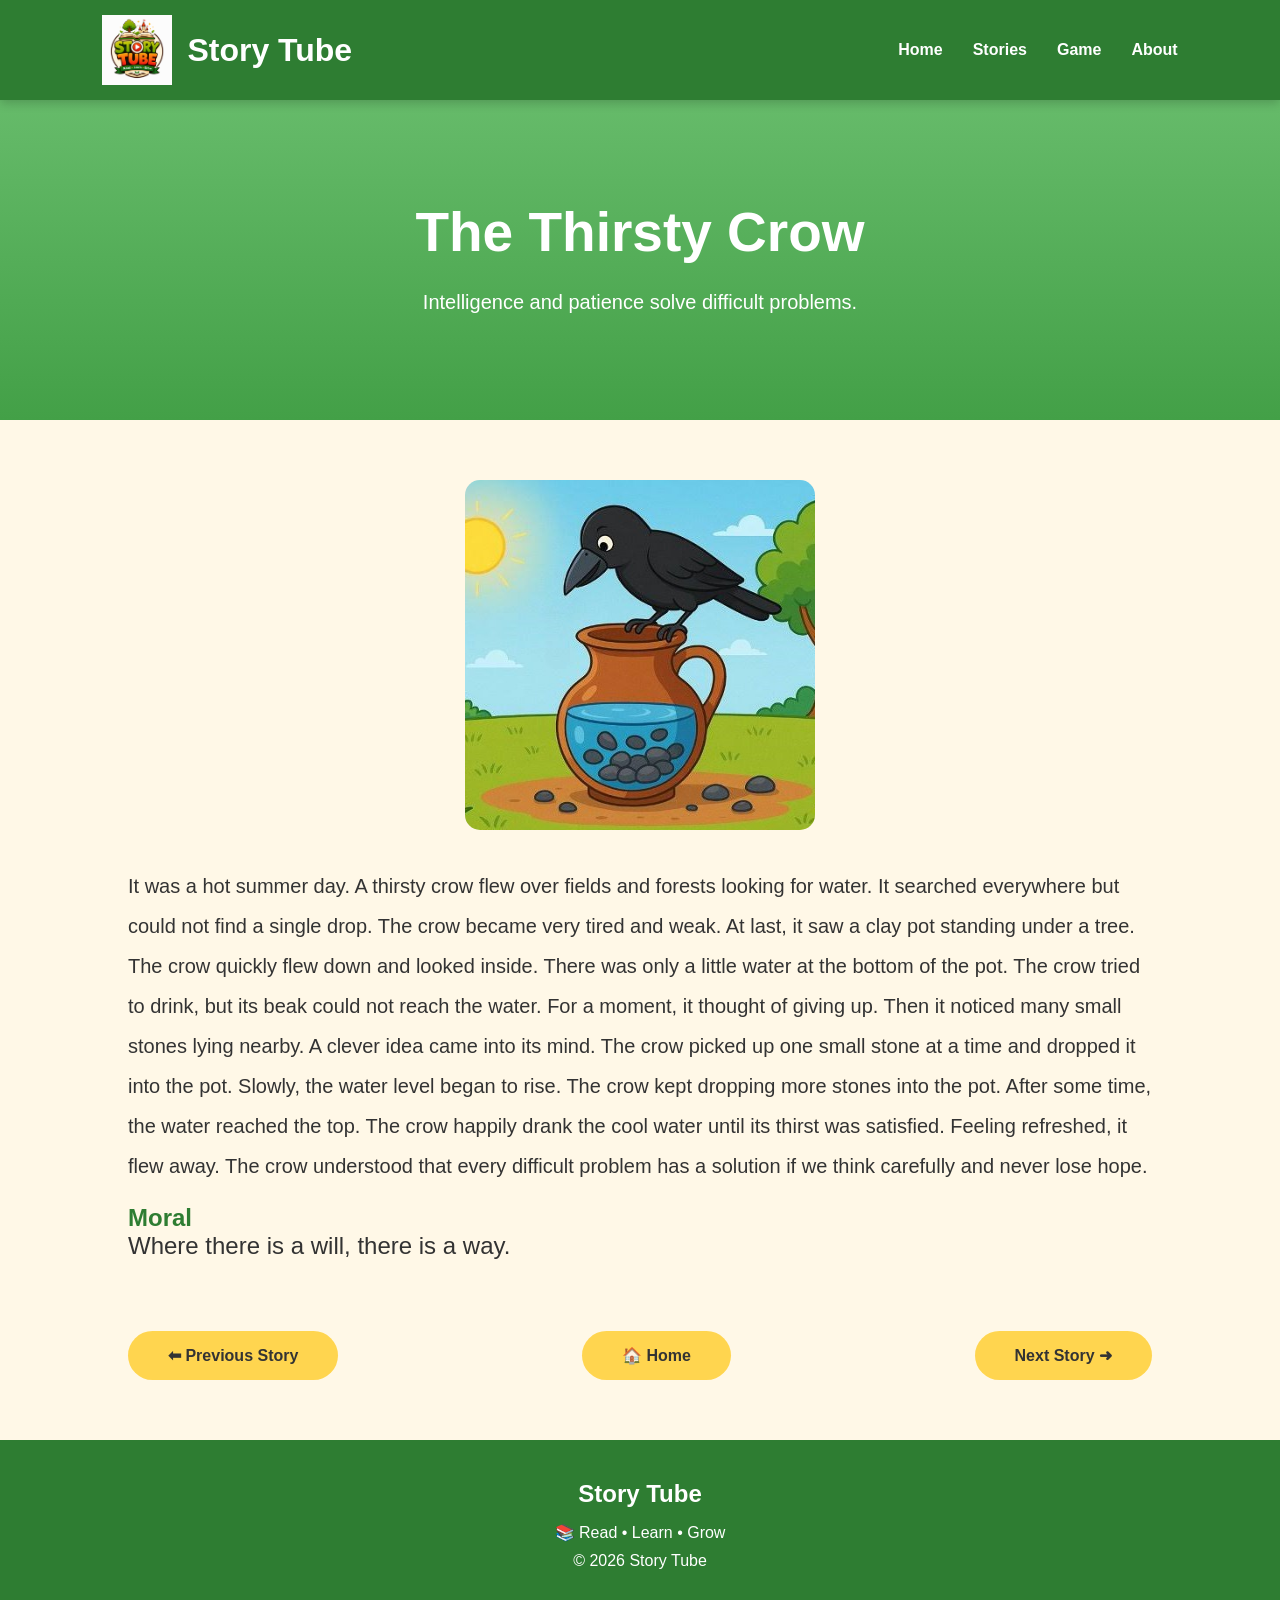
<file: stories/thirsty-crow.html>
<!DOCTYPE html>
<html lang="en">

<head>
<link rel="icon" href="../favicon.ico" type="image/x-icon">

<meta charset="UTF-8">
<meta name="viewport" content="width=device-width, initial-scale=1.0">

<title>The Thirsty Crow | Story Tube</title>

<link rel="stylesheet" href="../style.css">

<link rel="icon" href="../logo.png">

</head>

<body>

<header>

<div class="logo">

<img src="../logo.png" alt="Story Tube Logo">

<h1>Story Tube</h1>

</div>

<nav>

<ul>

<li><a href="../index.html">Home</a></li>

<li><a href="../index.html#stories">Stories</a></li>


<li><a href="../game.html">Game</a></li>
<li><a href="../about.html">About</a></li>


</ul>

</nav>

</header>

<section class="hero">

<h2>The Thirsty Crow</h2>

<p>Intelligence and patience solve difficult problems.</p>

</section>

<section style="width:80%;margin:auto;padding:60px 0;">

<img src="images/crow.jpg"
style="width:100%;max-width:350px;display:block;margin:auto;border-radius:15px;">

<br><br>

<p style="font-size:20px;line-height:2;">

It was a hot summer day.

A thirsty crow flew over fields and forests looking for water.

It searched everywhere but could not find a single drop.

The crow became very tired and weak.

At last, it saw a clay pot standing under a tree.

The crow quickly flew down and looked inside.

There was only a little water at the bottom of the pot.

The crow tried to drink, but its beak could not reach the water.

For a moment, it thought of giving up.

Then it noticed many small stones lying nearby.

A clever idea came into its mind.

The crow picked up one small stone at a time and dropped it into the pot.

Slowly, the water level began to rise.

The crow kept dropping more stones into the pot.

After some time, the water reached the top.

The crow happily drank the cool water until its thirst was satisfied.

Feeling refreshed, it flew away.

The crow understood that every difficult problem has a solution if we think carefully and never lose hope.

</p>

<br>

<h2 style="color:#2E7D32;">

Moral

</h2>

<p style="font-size:24px;">

Where there is a will, there is a way.

</p>

<br><br>

<div style="display:flex;justify-content:space-between;flex-wrap:wrap;gap:20px;">

<a href="lion-and-mouse.html" class="btn">

⬅ Previous Story

</a>

<a href="../index.html" class="btn">

🏠 Home

</a>

<a href="fox-and-grapes.html" class="btn">

Next Story ➜

</a>

</div>

</section>

<footer>

<h2>Story Tube</h2>

<p>📚 Read • Learn • Grow</p>

<p>© 2026 Story Tube</p>

</footer>

<script src="../script.js"></script>

</body>

</html>
</file>
<file: style.css>
/* ===========================
   STORY TUBE STYLE SHEET
=========================== */

*{
    margin:0;
    padding:0;
    box-sizing:border-box;
    scroll-behavior:smooth;
}

body{
    font-family:'Poppins',sans-serif;
    background:#FFF8E7;
    color:#333;
}

/* Navigation */

header{
    width:100%;
    background:#2E7D32;
    display:flex;
    justify-content:space-between;
    align-items:center;
    padding:15px 8%;
    position:sticky;
    top:0;
    z-index:1000;
    box-shadow:0 3px 10px rgba(0,0,0,.2);
}

.logo{
    display:flex;
    align-items:center;
}

.logo img{
    width:70px;
    margin-right:15px;
}

.logo h1{
    color:white;
    font-size:32px;
}

nav ul{
    list-style:none;
    display:flex;
}

nav ul li{
    margin-left:30px;
}

nav ul li a{
    text-decoration:none;
    color:white;
    font-weight:600;
    transition:.3s;
}

nav ul li a:hover{
    color:#FFD54F;
}

/* Hero */

.hero{
    text-align:center;
    padding:100px 20px;
    background:linear-gradient(#66BB6A,#43A047);
    color:white;
}

.hero h2{
    font-size:55px;
    margin-bottom:20px;
}

.hero p{
    font-size:20px;
    width:70%;
    margin:auto;
    line-height:1.8;
}

.btn{
    display:inline-block;
    margin-top:35px;
    padding:15px 40px;
    background:#FFD54F;
    color:#333;
    text-decoration:none;
    border-radius:40px;
    font-weight:bold;
    transition:.3s;
}

.btn:hover{
    transform:scale(1.08);
}

/* Search */

.search{
    text-align:center;
    margin:50px;
}

.search input{
    width:60%;
    padding:18px;
    border-radius:40px;
    border:2px solid #43A047;
    font-size:18px;
}

/* Story Section */

.section-title{
    text-align:center;
    font-size:40px;
    margin-bottom:50px;
    color:#2E7D32;
}

.story-container{
    width:90%;
    margin:auto;
    display:grid;
    grid-template-columns:repeat(auto-fit,minmax(320px,1fr));
    gap:35px;
    margin-bottom:80px;
}

.story-card{
    background:white;
    border-radius:18px;
    overflow:hidden;
    box-shadow:0 10px 25px rgba(0,0,0,.15);
    transition:.4s;
}

.story-card:hover{
    transform:translateY(-12px);
}

.story-card img{
    width:100%;
    height:230px;
    object-fit:cover;
}

.story-card h3{
    padding:20px;
    color:#2E7D32;
}

.story-card p{
    padding:0 20px 20px;
    line-height:1.7;
}

.story-card a{
    display:block;
    text-align:center;
    margin:20px;
    padding:12px;
    background:#43A047;
    color:white;
    text-decoration:none;
    border-radius:10px;
    transition:.3s;
}

.story-card a:hover{
    background:#2E7D32;
}

/* Footer */

footer{
    background:#2E7D32;
    color:white;
    text-align:center;
    padding:40px;
}

footer h2{
    margin-bottom:15px;
}

footer p{
    margin:10px;
}

/* Mobile */

@media(max-width:768px){

header{
    flex-direction:column;
    padding:10px 6%;
}

.logo img{
    width:42px;
    margin-right:10px;
}

.logo h1{
    font-size:20px;
}

nav ul{
    flex-direction:row;
    flex-wrap:wrap;
    justify-content:center;
    text-align:center;
    margin-top:8px;
    gap:6px 18px;
}

nav ul li{
    margin:0;
}

nav ul li a{
    font-size:14px;
}

.hero h2{
    font-size:36px;
}

.hero p{
    width:95%;
}

.search input{
    width:90%;
}

.featured{
    padding:30px 20px;
}

.featured-box{
    flex-direction:column;
    padding:20px;
    gap:20px;
}

.featured-box img{
    width:100%;
    max-width:280px;
    margin:auto;
}

}

@media(max-width:400px){

header{
    padding:8px 5%;
}

.logo img{
    width:34px;
    margin-right:6px;
}

.logo h1{
    font-size:17px;
}

nav ul{
    gap:4px 12px;
    margin-top:6px;
}

nav ul li a{
    font-size:12px;
}

}.featured{

padding:60px;

}

.featured h2{

text-align:center;
margin-bottom:40px;
font-size:40px;
color:#2E7D32;

}

.featured-box{

display:flex;
gap:40px;
background:white;
padding:30px;
border-radius:20px;
box-shadow:0 5px 20px rgba(0,0,0,.15);

}

.featured-box img{

width:350px;
border-radius:15px;

}

.featured-box h3{

font-size:35px;
margin-bottom:20px;

}

.featured-box p{

font-size:20px;
line-height:1.8;

}
</file>
